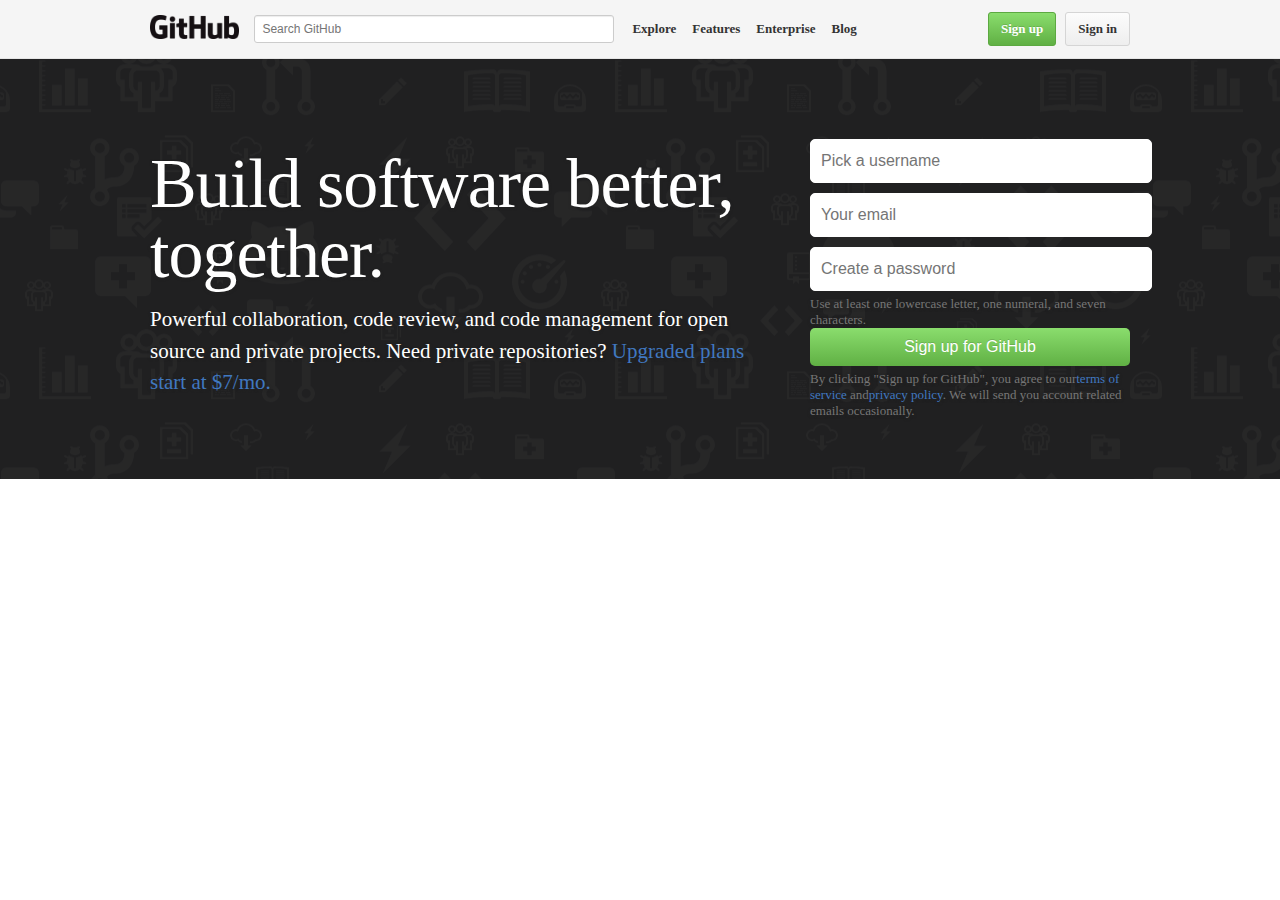
<file: day_4_github/index.html>
<!DOCTYPE html>
<html>
<head>
	<title>day_4_github</title>
	<link rel="stylesheet" type="text/css" href="style.css">
	<link rel="stylesheet" href="octicons/octicons.css">
</head>
<body>
	<div id="container">
		<div id="header">
			<header id="header_container">
					<!-- <span class="mega-octicon octicon-logo-github" id="logo"></span> -->
				<img id="logo" src="GitHub_Logo.png">
				<div id="search_box">
					<input id="search" type="text" placeholder="Search GitHub">
				</div>
				<div id="nav">
					<div class="link_item">Explore</div>
					<div class="link_item">Features</div>
					<div class="link_item">Enterprise</div>
					<div class="link_item">Blog</div>
				</div>
				<aside>
					<a class="button" id="sign_up">Sign up</a>
					<a class="button" id="sign_in">Sign in</a>
				</aside>
			</header>
		</div>
		<div id="section_1">
			<div class="container">
				<div id="sign_up_form">
					<dl class="form">
		          		<dd>
		            		<input type="text" name="user[login]" class="textfield" placeholder="Pick a username" data-autocheck-url="/signup_check/username" autofocus="">
		          		</dd>
		        	</dl>
			        <dl class="form">
			         	<dd>
			        		<input type="text" name="user[email]" class="textfield js-email-notice-trigger" placeholder="Your email" data-autocheck-url="/signup_check/email">
			          	</dd>
			        </dl>
	        		<dl class="form">
	          			<dd>
	            			<input type="password" name="user[password]" class="textfield" placeholder="Create a password" data-autocheck-url="/signup_check/password">
	          			</dd>
	          			<p class="text-muted">Use at least one lowercase letter, one numeral, and seven characters.</p>
	        		</dl>
	        		<input type="hidden" name="source_label" value="Homepage Form">
	        		
	        		<button class="button_2" type="submit">Sign up for GitHub</button>

	        		<p class="text-muted">By clicking "Sign up for GitHub", you agree to our<a href="https://help.github.com/terms" target="_blank">terms of service</a> and<a href="https://help.github.com/privacy" target="_blank">privacy policy</a>. <span class="js-email-notice">We will send you account related emails occasionally.</span>
	        		</p>

	        	</div>
	        	<h1 class="heading">Build software better, together.</h1>
				<p class="subheading">Powerful collaboration, code review, and code management for open source and private projects. Need private repositories? <a href="/plans">Upgraded plans start at $7/mo.</a></p>
			</div>
		
		<div id="section_2">
		</div>
		<div id="section_3">
		</div>
		<div id="section_4">
		</div>
		<div id="footer">
		</div>
	</div>
</body>
</html>
</file>
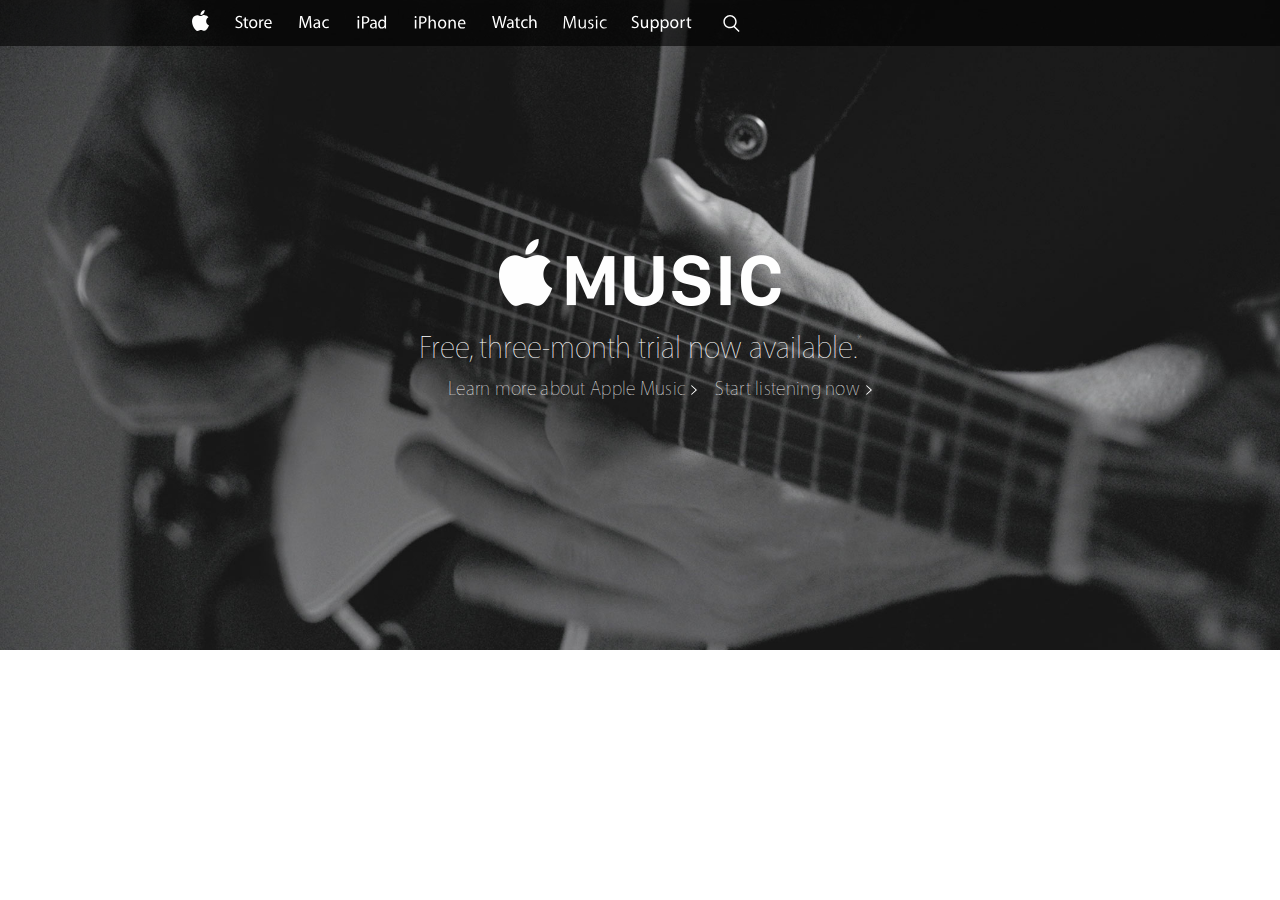
<file: day_6_apple/index.html>
<!DOCTYPE html>
<html>
<head>
	<title>day_6_apple_site</title>
	<link rel="stylesheet" type="text/css" href="style.css">
</head>
<body>
	<div class="page_container">
		<nav class="global_header">
			<div class="gh_nav">
				<ul class="gh_nav_list">
					<li class="gh_tab">
						<a id="apple" class="gh_tab_link" href="www.apple.com"></a>
					</li>
					<li class="gh_tab">
						<a id="store" class="gh_tab_link" href="http://store.apple.com/us"></a>
					</li>
					<li class="gh_tab">
						<a id="mac" class="gh_tab_link" href="http://www.apple.com/mac/"></a>
					</li>
					<li class="gh_tab">
						<a id="ipad" class="gh_tab_link" href="http://www.apple.com/mac/"></a>
					</li>
					<li class="gh_tab">
						<a id="iphone" class="gh_tab_link" href="http://www.apple.com/mac/"></a>
					</li>
					<li class="gh_tab">
						<a id="watch" class="gh_tab_link" href="http://www.apple.com/mac/"></a>
					</li>
					<li class="gh_tab">
						<a id="music" class="gh_tab_link" href="http://www.apple.com/mac/"></a>
					</li>
					<li class="gh_tab">
						<a id="support" class="gh_tab_link" href="http://www.apple.com/mac/"></a>
					</li>
					<li class="gh_tab">
						<a id="search" class="gh_tab_link" href="http://www.apple.com/mac/"></a>
					</li>
				</ul>
			</div>
		</nav>
		<section class="gallery">
			<div id="container" class="section_container">
				<a class="background_link" href="/"></a>
				<div class="section_copy">
					<h1 id="apple_music"></h1>
					<h2>Free, three-month trial now available.<sup>*</sup>
					</h2>
					<ul class="links">
						<li class="link">
							<a class="a_link" href="/">Learn more about Apple Music<span class="icon_more"></span></a>
						</li>
				
						<li class="link">
							<a class="a_link" href="/">Start listening now<span class="icon_more"></span></a>
						</li>
					</ul>
						</div>
			</div>
		</section>
	</div>

</body>
</html>
</file>
<file: day_4_github/style.css>
body {
	margin: 0px;
	padding: 0px;
}

#container {
	font-family: "Helvetica Neue";
}

#header {
	min-width: 1000px;
 	background-color: #f5f5f5;
 	border-bottom: 1px solid #e5e5e5;
 	/*vertical-align: middle;*/
	padding-top: 15px;
	padding-bottom: 15px;
}

/*.header-logo-wordmark .octicon-logo-github {
 	height: 26px;
	font-size: 32px;
	color: #333;
}*/

header {
	width: 980px;
	height: 28px;
	margin-right: auto;
	margin-left: auto;
}

/*#logo_container {
	display: inline-block;
}*/

#logo {
	height: 24px;
	font-style: 32px;
	color: #333;
	text-decoration: none;
	vertical-align: top;
	/*display: inline-block;*/
	margin-right: 15px;
	float: left;
}

#search_box {
	width: 370px;
	/*display: inline-block;*/
	float: left;
	vertical-align: top;
}
#search {
	width: 349px;
	height: 22px;
	font-family: Helvetica;
	font-size: 12px;
	line-height: 16px;
	background-color: #fff;
	border: 1px;
	border-color: #ccc;
	border-style: solid;
	border-radius: 3px;
	padding: 2px 2px 2px 7px;
	box-shadow: inset 0 1px 1px rgba(0,0,0,0.075);
}

/*
input#search[type=text]:focus, textarea:focus {
	outline: none;
}
input[type=text]:focus, textarea:focus {
  box-shadow: 0 0 5px rgba(81, 203, 238, 1);
  padding: 3px 0px 3px 3px;
  margin: 5px 1px 3px 0px;
  border: 1px solid rgba(81, 203, 238, 1);
}*/

#nav {
	display: inline-block;
}

.link_item {
	font-size: 13px;
 	font-weight: bold;
 	line-height: 20px;
 	color: #333;
 	padding: 4px 8px;
 	float: left;
}

aside {
	float: right;
	margin-top: -3px;
	margin-bottom: -3px;

}

.button {
  	display: inline-block;
  	padding: 6px 12px;
  	font-size: 13px;
  	font-weight: bold;
  	line-height: 20px;
  	color: #333;
  	white-space: nowrap;
  	vertical-align: middle;
  	cursor: pointer;
  	background-color: #eee;
  	background-image: -webkit-linear-gradient(#fcfcfc, #eee);
  	background-image: linear-gradient(#fcfcfc, #eee);
  	border: 1px solid #d5d5d5;
  	border-radius: 3px;

}

.button#sign_up {
	color: #fff;
	background-image: linear-gradient(#8add6d, #60b044);
  	border-color: #5ca941;
	text-shadow: 0 -1px 0 rgba(0,0,0,0.15);
	background-color: #60b044;
}

.button#sign_in {
	margin-left: 5px;
}

#section_1 {
	background: #202021 url(octicons-bg.png) center repeat;
	padding-top: 80px;
	padding-bottom: 80px;
	text-shadow: 0 1px 3px #222;
}

.container {
	width: 980px;
	margin-right: auto;
	margin-left: auto;
}

.heading {
	margin-top: 0px;
	margin-bottom: 15px;
	padding-top: 10px;
	font-size: 70px;
	font-weight: normal;
	line-height: 1;
	color: #fff;
	letter-spacing: -1px;
	/*float: left;*/
	display: block;
}


.subheading {
	margin: 10px 0 0;
	font-size: 21px;
	line-height: 1.5;
	color: #fff;
	word-wrap: break-word;
	/*float: left;*/
	display: block;
}
.subheading a {
	font-weight: 500;
}



p a {
	color: #4078c0;
	text-decoration: none;
	word-wrap: break-word;
}


#sign_up_form {
	word-wrap: break-word;
	width: 320px;
 	margin-left: 40px;
	float: right;
}

.form {
	position: relative;
	margin-top: 0;
	margin-bottom: 10px;
}

.textfield {
	width: 100%;
	height: 22px;
	margin-right: 0;
	padding: 10px;
	font-family: Helvetica;
	font-size: 16px;
	border: 1px solid #fff;
	/*border-color: #fff;*/
	box-shadow: inset 0 1px 2px rgba(0,0,0,0.075);
	border-radius: 5px;
    outline: none;
	box-shadow: none;

}

.button_2 {
	width: 100%;
	padding: 10px;
	font-size: 16px;
	border: 0px;
	border-radius: 5px;
	color: #fff;
	text-shadow: 0 -1px 0 rgba(0,0,0,0.15);
	background-color: #60b044;
	background-image: linear-gradient(#8add6d, #60b044);
	border-color: #5ca941;
	cursor: pointer;
}

p.text-muted {
	margin-top: 5px;
	margin-bottom: 0px;
	color: #767676;
	font-size: 13px;
	float: right;
	/*font-family: "Helvetica Neue";*/
}

dd {
	margin: 0px;
}
</file>
<file: day_4_github/octicons/octicons.css>
@font-face {
  font-family: 'octicons';
  src: url('octicons.eot?#iefix') format('embedded-opentype'),
       url('octicons.woff') format('woff'),
       url('octicons.ttf') format('truetype'),
       url('octicons.svg#octicons') format('svg');
  font-weight: normal;
  font-style: normal;
}

/*

.octicon is optimized for 16px.
.mega-octicon is optimized for 32px but can be used larger.

*/
.octicon, .mega-octicon {
  font: normal normal normal 16px/1 octicons;
  display: inline-block;
  text-decoration: none;
  text-rendering: auto;
  -webkit-font-smoothing: antialiased;
  -moz-osx-font-smoothing: grayscale;
  -webkit-user-select: none;
  -moz-user-select: none;
  -ms-user-select: none;
  user-select: none;
}
.mega-octicon { font-size: 32px; }

.octicon-alert:before { content: '\f02d'} /*  */
.octicon-alignment-align:before { content: '\f08a'} /*  */
.octicon-alignment-aligned-to:before { content: '\f08e'} /*  */
.octicon-alignment-unalign:before { content: '\f08b'} /*  */
.octicon-arrow-down:before { content: '\f03f'} /*  */
.octicon-arrow-left:before { content: '\f040'} /*  */
.octicon-arrow-right:before { content: '\f03e'} /*  */
.octicon-arrow-small-down:before { content: '\f0a0'} /*  */
.octicon-arrow-small-left:before { content: '\f0a1'} /*  */
.octicon-arrow-small-right:before { content: '\f071'} /*  */
.octicon-arrow-small-up:before { content: '\f09f'} /*  */
.octicon-arrow-up:before { content: '\f03d'} /*  */
.octicon-beer:before { content: '\f069'} /*  */
.octicon-book:before { content: '\f007'} /*  */
.octicon-bookmark:before { content: '\f07b'} /*  */
.octicon-briefcase:before { content: '\f0d3'} /*  */
.octicon-broadcast:before { content: '\f048'} /*  */
.octicon-browser:before { content: '\f0c5'} /*  */
.octicon-bug:before { content: '\f091'} /*  */
.octicon-calendar:before { content: '\f068'} /*  */
.octicon-check:before { content: '\f03a'} /*  */
.octicon-checklist:before { content: '\f076'} /*  */
.octicon-chevron-down:before { content: '\f0a3'} /*  */
.octicon-chevron-left:before { content: '\f0a4'} /*  */
.octicon-chevron-right:before { content: '\f078'} /*  */
.octicon-chevron-up:before { content: '\f0a2'} /*  */
.octicon-circle-slash:before { content: '\f084'} /*  */
.octicon-circuit-board:before { content: '\f0d6'} /*  */
.octicon-clippy:before { content: '\f035'} /*  */
.octicon-clock:before { content: '\f046'} /*  */
.octicon-cloud-download:before { content: '\f00b'} /*  */
.octicon-cloud-upload:before { content: '\f00c'} /*  */
.octicon-code:before { content: '\f05f'} /*  */
.octicon-color-mode:before { content: '\f065'} /*  */
.octicon-comment-add:before,
.octicon-comment:before { content: '\f02b'} /*  */
.octicon-comment-discussion:before { content: '\f04f'} /*  */
.octicon-credit-card:before { content: '\f045'} /*  */
.octicon-dash:before { content: '\f0ca'} /*  */
.octicon-dashboard:before { content: '\f07d'} /*  */
.octicon-database:before { content: '\f096'} /*  */
.octicon-device-camera:before { content: '\f056'} /*  */
.octicon-device-camera-video:before { content: '\f057'} /*  */
.octicon-device-desktop:before { content: '\f27c'} /*  */
.octicon-device-mobile:before { content: '\f038'} /*  */
.octicon-diff:before { content: '\f04d'} /*  */
.octicon-diff-added:before { content: '\f06b'} /*  */
.octicon-diff-ignored:before { content: '\f099'} /*  */
.octicon-diff-modified:before { content: '\f06d'} /*  */
.octicon-diff-removed:before { content: '\f06c'} /*  */
.octicon-diff-renamed:before { content: '\f06e'} /*  */
.octicon-ellipsis:before { content: '\f09a'} /*  */
.octicon-eye-unwatch:before,
.octicon-eye-watch:before,
.octicon-eye:before { content: '\f04e'} /*  */
.octicon-file-binary:before { content: '\f094'} /*  */
.octicon-file-code:before { content: '\f010'} /*  */
.octicon-file-directory:before { content: '\f016'} /*  */
.octicon-file-media:before { content: '\f012'} /*  */
.octicon-file-pdf:before { content: '\f014'} /*  */
.octicon-file-submodule:before { content: '\f017'} /*  */
.octicon-file-symlink-directory:before { content: '\f0b1'} /*  */
.octicon-file-symlink-file:before { content: '\f0b0'} /*  */
.octicon-file-text:before { content: '\f011'} /*  */
.octicon-file-zip:before { content: '\f013'} /*  */
.octicon-flame:before { content: '\f0d2'} /*  */
.octicon-fold:before { content: '\f0cc'} /*  */
.octicon-gear:before { content: '\f02f'} /*  */
.octicon-gift:before { content: '\f042'} /*  */
.octicon-gist:before { content: '\f00e'} /*  */
.octicon-gist-secret:before { content: '\f08c'} /*  */
.octicon-git-branch-create:before,
.octicon-git-branch-delete:before,
.octicon-git-branch:before { content: '\f020'} /*  */
.octicon-git-commit:before { content: '\f01f'} /*  */
.octicon-git-compare:before { content: '\f0ac'} /*  */
.octicon-git-merge:before { content: '\f023'} /*  */
.octicon-git-pull-request-abandoned:before,
.octicon-git-pull-request:before { content: '\f009'} /*  */
.octicon-globe:before { content: '\f0b6'} /*  */
.octicon-graph:before { content: '\f043'} /*  */
.octicon-heart:before { content: '\2665'} /* ♥ */
.octicon-history:before { content: '\f07e'} /*  */
.octicon-home:before { content: '\f08d'} /*  */
.octicon-horizontal-rule:before { content: '\f070'} /*  */
.octicon-hourglass:before { content: '\f09e'} /*  */
.octicon-hubot:before { content: '\f09d'} /*  */
.octicon-inbox:before { content: '\f0cf'} /*  */
.octicon-info:before { content: '\f059'} /*  */
.octicon-issue-closed:before { content: '\f028'} /*  */
.octicon-issue-opened:before { content: '\f026'} /*  */
.octicon-issue-reopened:before { content: '\f027'} /*  */
.octicon-jersey:before { content: '\f019'} /*  */
.octicon-jump-down:before { content: '\f072'} /*  */
.octicon-jump-left:before { content: '\f0a5'} /*  */
.octicon-jump-right:before { content: '\f0a6'} /*  */
.octicon-jump-up:before { content: '\f073'} /*  */
.octicon-key:before { content: '\f049'} /*  */
.octicon-keyboard:before { content: '\f00d'} /*  */
.octicon-law:before { content: '\f0d8'} /*  */
.octicon-light-bulb:before { content: '\f000'} /*  */
.octicon-link:before { content: '\f05c'} /*  */
.octicon-link-external:before { content: '\f07f'} /*  */
.octicon-list-ordered:before { content: '\f062'} /*  */
.octicon-list-unordered:before { content: '\f061'} /*  */
.octicon-location:before { content: '\f060'} /*  */
.octicon-gist-private:before,
.octicon-mirror-private:before,
.octicon-git-fork-private:before,
.octicon-lock:before { content: '\f06a'} /*  */
.octicon-logo-github:before { content: '\f092'} /*  */
.octicon-mail:before { content: '\f03b'} /*  */
.octicon-mail-read:before { content: '\f03c'} /*  */
.octicon-mail-reply:before { content: '\f051'} /*  */
.octicon-mark-github:before { content: '\f00a'} /*  */
.octicon-markdown:before { content: '\f0c9'} /*  */
.octicon-megaphone:before { content: '\f077'} /*  */
.octicon-mention:before { content: '\f0be'} /*  */
.octicon-microscope:before { content: '\f089'} /*  */
.octicon-milestone:before { content: '\f075'} /*  */
.octicon-mirror-public:before,
.octicon-mirror:before { content: '\f024'} /*  */
.octicon-mortar-board:before { content: '\f0d7'} /*  */
.octicon-move-down:before { content: '\f0a8'} /*  */
.octicon-move-left:before { content: '\f074'} /*  */
.octicon-move-right:before { content: '\f0a9'} /*  */
.octicon-move-up:before { content: '\f0a7'} /*  */
.octicon-mute:before { content: '\f080'} /*  */
.octicon-no-newline:before { content: '\f09c'} /*  */
.octicon-octoface:before { content: '\f008'} /*  */
.octicon-organization:before { content: '\f037'} /*  */
.octicon-package:before { content: '\f0c4'} /*  */
.octicon-paintcan:before { content: '\f0d1'} /*  */
.octicon-pencil:before { content: '\f058'} /*  */
.octicon-person-add:before,
.octicon-person-follow:before,
.octicon-person:before { content: '\f018'} /*  */
.octicon-pin:before { content: '\f041'} /*  */
.octicon-playback-fast-forward:before { content: '\f0bd'} /*  */
.octicon-playback-pause:before { content: '\f0bb'} /*  */
.octicon-playback-play:before { content: '\f0bf'} /*  */
.octicon-playback-rewind:before { content: '\f0bc'} /*  */
.octicon-plug:before { content: '\f0d4'} /*  */
.octicon-repo-create:before,
.octicon-gist-new:before,
.octicon-file-directory-create:before,
.octicon-file-add:before,
.octicon-plus:before { content: '\f05d'} /*  */
.octicon-podium:before { content: '\f0af'} /*  */
.octicon-primitive-dot:before { content: '\f052'} /*  */
.octicon-primitive-square:before { content: '\f053'} /*  */
.octicon-pulse:before { content: '\f085'} /*  */
.octicon-puzzle:before { content: '\f0c0'} /*  */
.octicon-question:before { content: '\f02c'} /*  */
.octicon-quote:before { content: '\f063'} /*  */
.octicon-radio-tower:before { content: '\f030'} /*  */
.octicon-repo-delete:before,
.octicon-repo:before { content: '\f001'} /*  */
.octicon-repo-clone:before { content: '\f04c'} /*  */
.octicon-repo-force-push:before { content: '\f04a'} /*  */
.octicon-gist-fork:before,
.octicon-repo-forked:before { content: '\f002'} /*  */
.octicon-repo-pull:before { content: '\f006'} /*  */
.octicon-repo-push:before { content: '\f005'} /*  */
.octicon-rocket:before { content: '\f033'} /*  */
.octicon-rss:before { content: '\f034'} /*  */
.octicon-ruby:before { content: '\f047'} /*  */
.octicon-screen-full:before { content: '\f066'} /*  */
.octicon-screen-normal:before { content: '\f067'} /*  */
.octicon-search-save:before,
.octicon-search:before { content: '\f02e'} /*  */
.octicon-server:before { content: '\f097'} /*  */
.octicon-settings:before { content: '\f07c'} /*  */
.octicon-log-in:before,
.octicon-sign-in:before { content: '\f036'} /*  */
.octicon-log-out:before,
.octicon-sign-out:before { content: '\f032'} /*  */
.octicon-split:before { content: '\f0c6'} /*  */
.octicon-squirrel:before { content: '\f0b2'} /*  */
.octicon-star-add:before,
.octicon-star-delete:before,
.octicon-star:before { content: '\f02a'} /*  */
.octicon-steps:before { content: '\f0c7'} /*  */
.octicon-stop:before { content: '\f08f'} /*  */
.octicon-repo-sync:before,
.octicon-sync:before { content: '\f087'} /*  */
.octicon-tag-remove:before,
.octicon-tag-add:before,
.octicon-tag:before { content: '\f015'} /*  */
.octicon-telescope:before { content: '\f088'} /*  */
.octicon-terminal:before { content: '\f0c8'} /*  */
.octicon-three-bars:before { content: '\f05e'} /*  */
.octicon-thumbsdown:before { content: '\f0db'} /*  */
.octicon-thumbsup:before { content: '\f0da'} /*  */
.octicon-tools:before { content: '\f031'} /*  */
.octicon-trashcan:before { content: '\f0d0'} /*  */
.octicon-triangle-down:before { content: '\f05b'} /*  */
.octicon-triangle-left:before { content: '\f044'} /*  */
.octicon-triangle-right:before { content: '\f05a'} /*  */
.octicon-triangle-up:before { content: '\f0aa'} /*  */
.octicon-unfold:before { content: '\f039'} /*  */
.octicon-unmute:before { content: '\f0ba'} /*  */
.octicon-versions:before { content: '\f064'} /*  */
.octicon-remove-close:before,
.octicon-x:before { content: '\f081'} /*  */
.octicon-zap:before { content: '\26A1'} /* ⚡ */
</file>
<file: day_6_apple/style.css>
body {
	margin: 0;
	padding: 0;
}

.page_container {
	font-family: "Myraid Set Pro", "Lucida Grande";
	line-height: 1.45;
	font-weight: 400;
}

.global_header {
	min-width: 1010px;
	height: 46px;
	background: rgba(0, 0, 0, 0.6);
	font-size: 18px;
	position: relative;
	z-index: 999;
}

.gh_nav	{
	display: block;
	width: 980px;
	margin: 0 auto;

}

.gh_nav_list {
	display: block;
	width: 1000px;
	margin: 0px -10px 0px -10px;
	text-align: justify;
	cursor: default;
}

.gh_nav {
	height: 46px;
}

.gh_tab {
	display: inline-block;
	list-style-type: none;
	margin: 0;
  	height: 46px;
  	vertical-align: top;
}

.gh_tab_link {
	display: block;	/*css is messed up without this*/
	opacity: 1;
	height: 46px;
	padding: 0 10px;
}

.gh_nav_list {
	height: 46px;
}

#apple {
	width: 20px;
	background: url(apple_logo.svg) no-repeat;
	background-position: 50% 40%;
}

#store {
	width: 39px;
	background: url(store.svg) no-repeat;
	background-position: 50% 50%;

}

#mac {
	width: 34px;
	background: url(mac.svg) no-repeat;
	background-position: 50% 50%;
}

#ipad {
	width: 34px;
	background: url(ipad.svg) no-repeat;
	background-position: 50% 50%;
}

#iphone {
	width: 54px;
	background: url(iphone.svg) no-repeat;
	background-position: 50% 50%;
}

#watch {
	width: 48px;
	background: url(watch.svg) no-repeat;
	background-position: 50% 50%;
}

#music {
	width: 44px;
	background: url(music.svg) no-repeat;
	background-position: 50% 50%;
}

#support {
	width: 61px;
	background: url(support.svg) no-repeat;
	background-position: 50% 50%;
}

#search{
	width: 30px;
	background: url(search.svg) no-repeat;
	background-position: 50% 50%;
}

.gallery {
	position: relative;
	z-index: 2;
	height: 78%;
 	min-height: 650px;
 	margin-top: -46px;
 	display: block;
}

#container {
	display: block;
	width: 100%;
	min-height: 650px;
	background: url(music_hero.jpg) no-repeat;
	background-position: center top;
	background-size: cover;
}

.section_copy {
	position: absolute;
	width: 100%;
	height: 175px;
	top: calc(50% - 175px/2)
}

h1 {
	width: 284px;
	height: 69px;
	background: url(music_logo.png) no-repeat center;
	background-size: 284px 69px; 
	margin-top: 0;
	margin-right: auto;
	margin-left: auto;
	margin-bottom: 24px;
}

h2 {
	text-align: center;
	color: #fff;
	font-size: 32px;
	font-weight: 100;
	line-height: 1.125;
	margin: 0 0 0.25em 0;
}

@font-face {
    font-family: Myraid Set Pro;
    src: url(myriad-set-pro_ultralight.ttf);
}

sup {
	font-size: .4em;
	opacity: .6;
  	vertical-align: top;
  	position: relative;
  	bottom: -.2em;
}

li {
	list-style-type: none;
}

.links {
	text-align: center;
	font-size: 20px;
	line-height: 1.4;
	font-weight: 200;
	margin: 0;
}

.link {
	display: inline-block;
	margin: 0 7px 10px 7px;
	color: #fff;
}

.a_link {
	color: #fff;
	text-decoration: none;
	letter-spacing: 0.3px
}

.icon_more {
	display: inline-block;
	width: 6px;
	height: 10px;
	background: url(more.svg) no-repeat;
	background-size: 5.5px 10px;
	margin-left: 6px;


}
</file>
